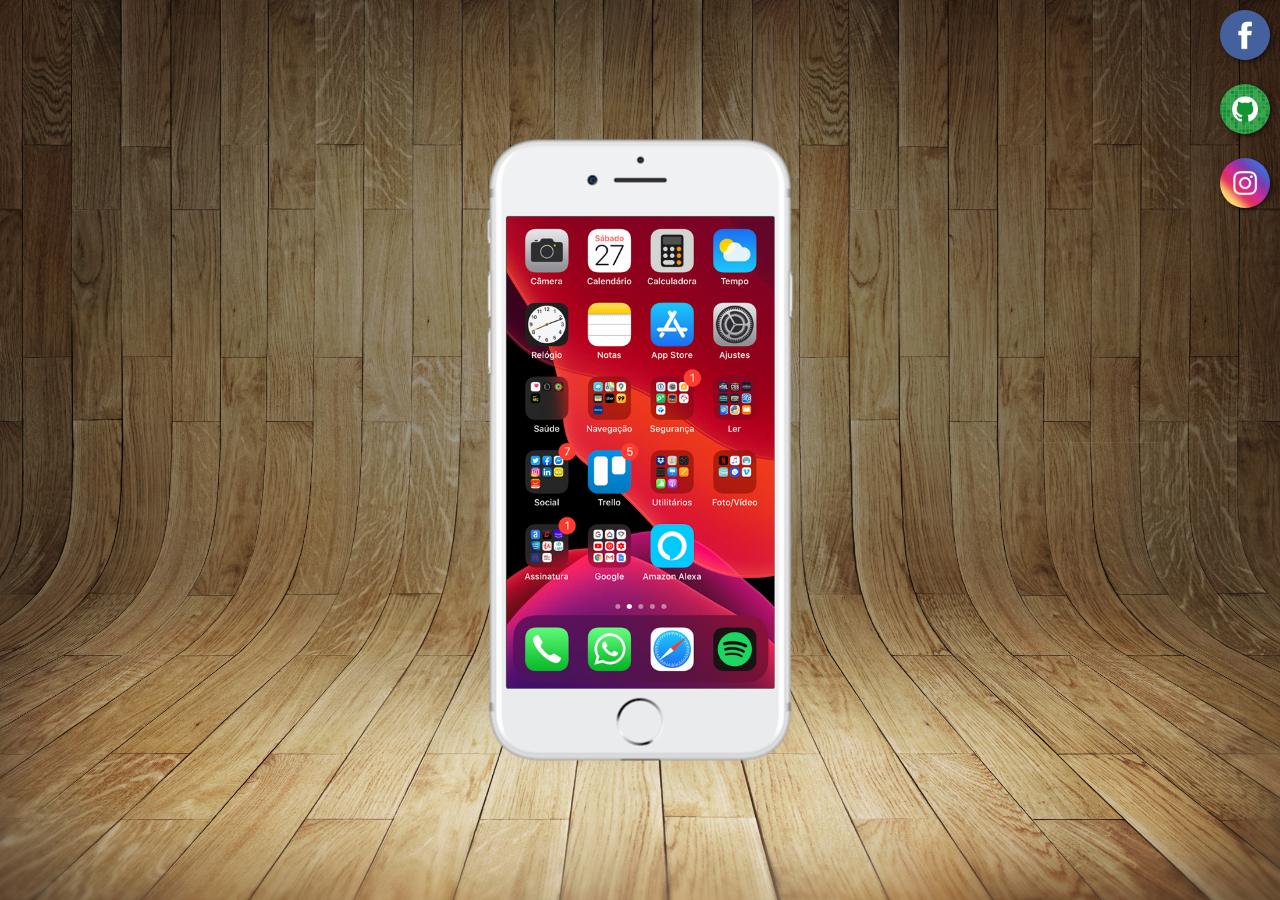
<file: index.html>
<!DOCTYPE html>
<html lang="pt-br">
<head>
    <meta charset="UTF-8">
    <meta name="viewport" content="width=device-width, initial-scale=1.0">
    <link rel="shortcut icon" href="favicon.ico" type="image/x-icon">
    <link rel="stylesheet" href="style/style.css">
    <title>Redes sociais</title>
</head>
<body>

    <main>
        <section  id="telefone">
            <iframe src="home.html" name="tela" id="tela" frameborder="0"> navegador nao compativel com iframe</iframe>

        </section>
        <section id="redes-sociais">
            <a href="facebook.html" target="tela"><img src="imagens/logo-facebook.jpg" alt=""></a><br>

            <a href="" target="name"><img src="imagens/logo-github.jpg" alt=""></a><br>

            <a href="instagram.html" target="tela"><img src="imagens/logo-instagram.jpg" alt=""></a><br>
            
        </section>
    </main>
    
</body>
</html>
</file>
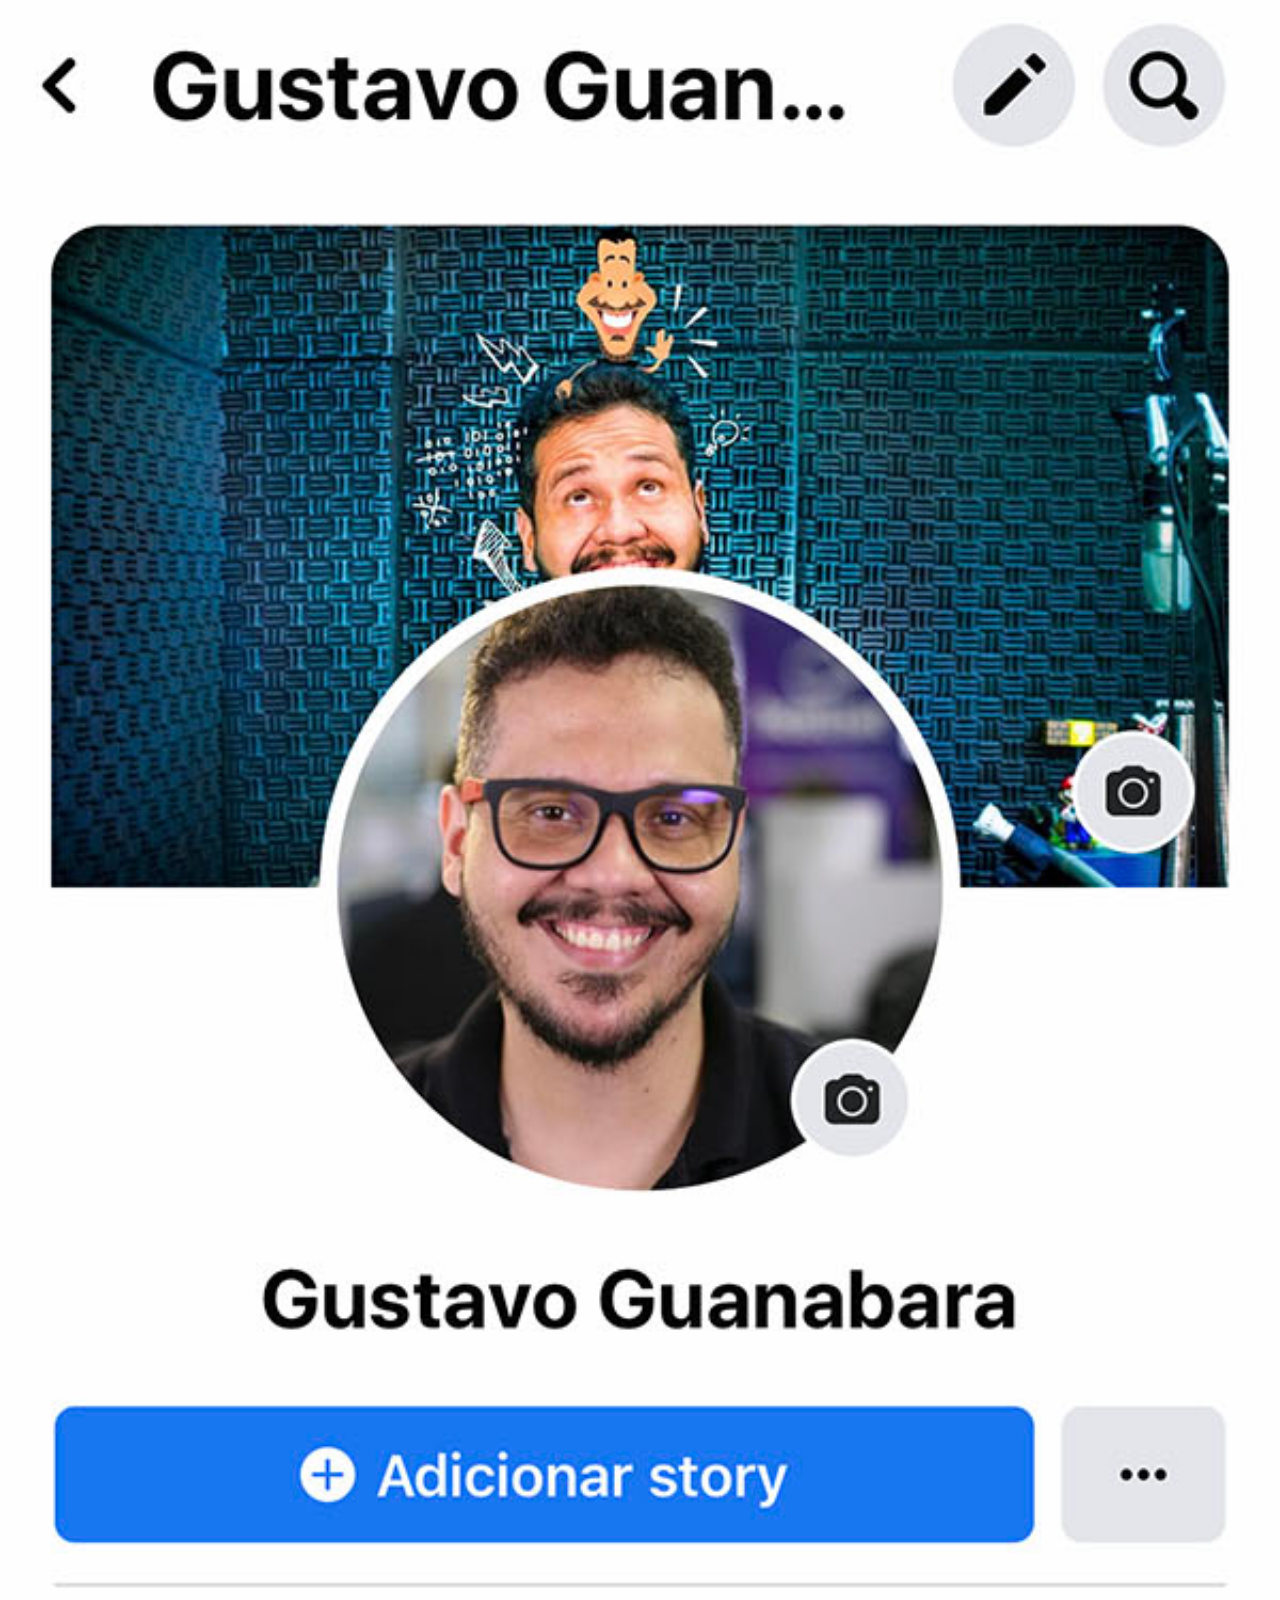
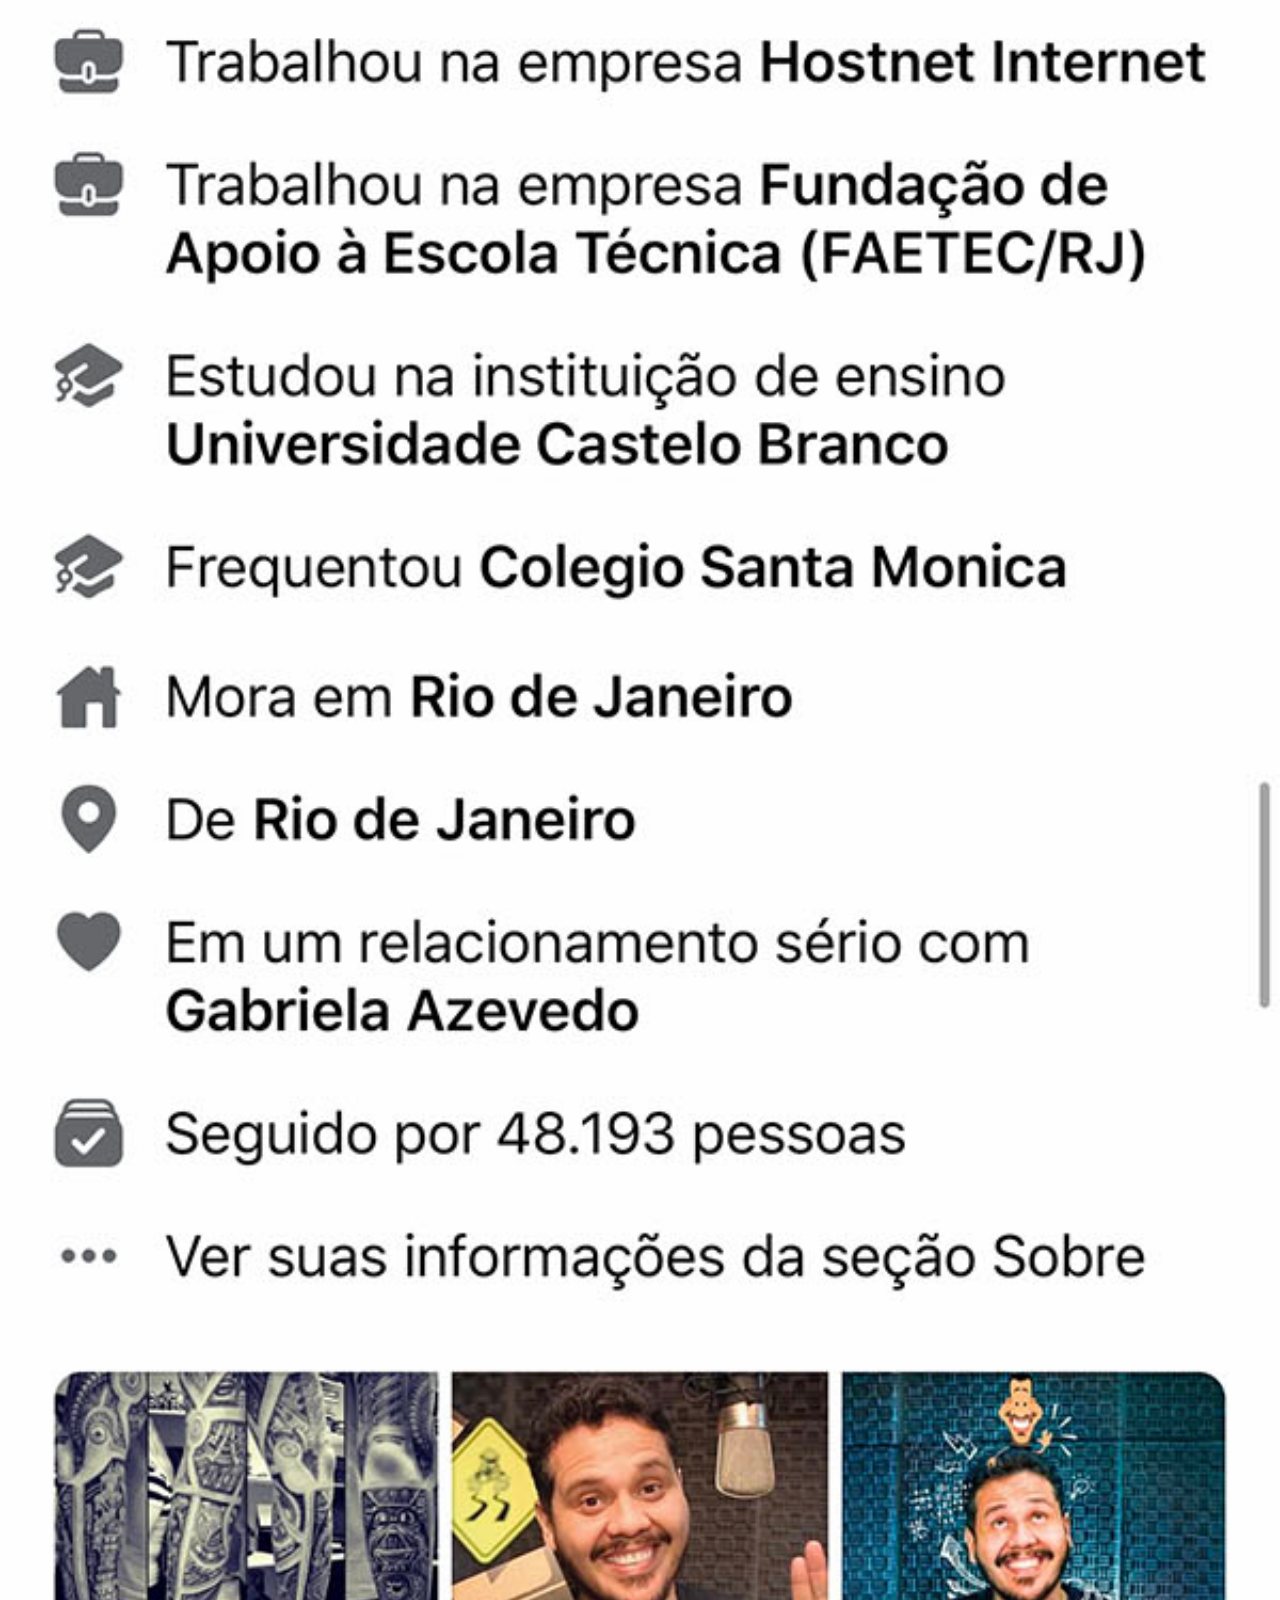
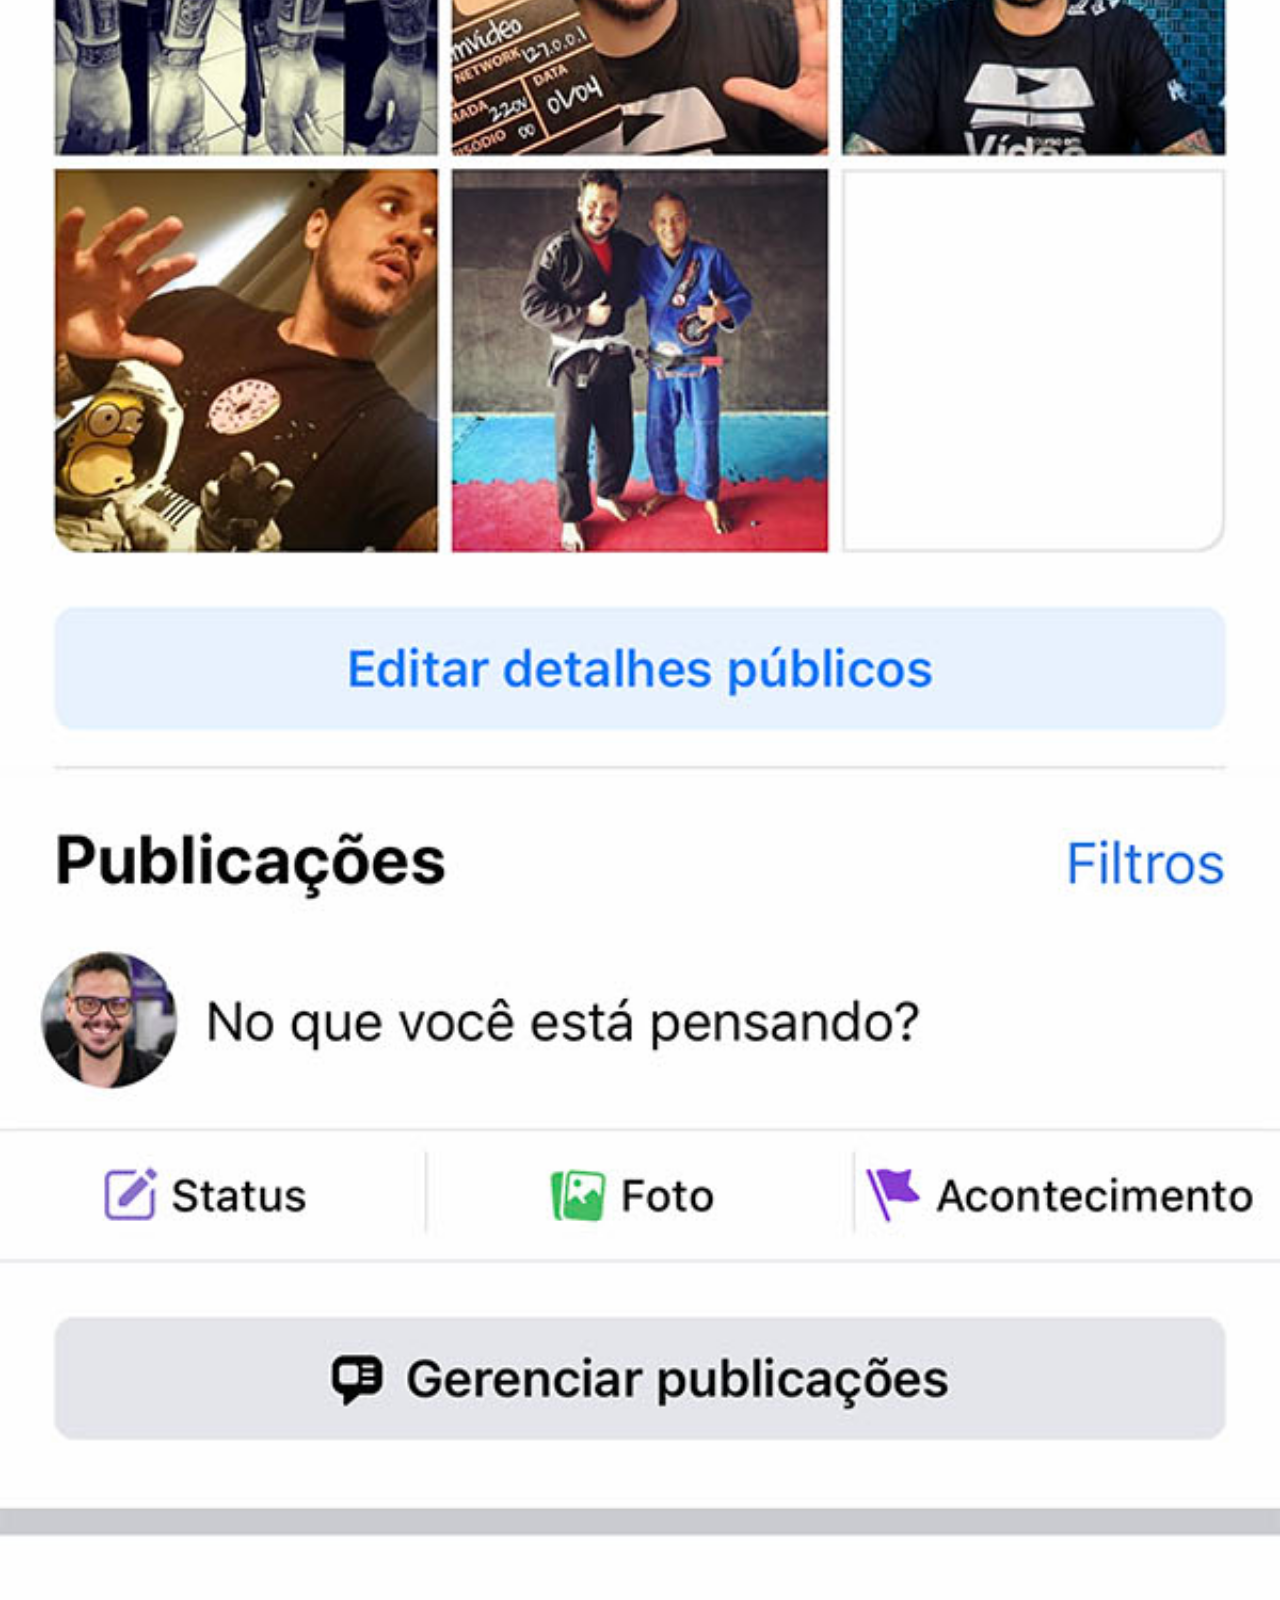
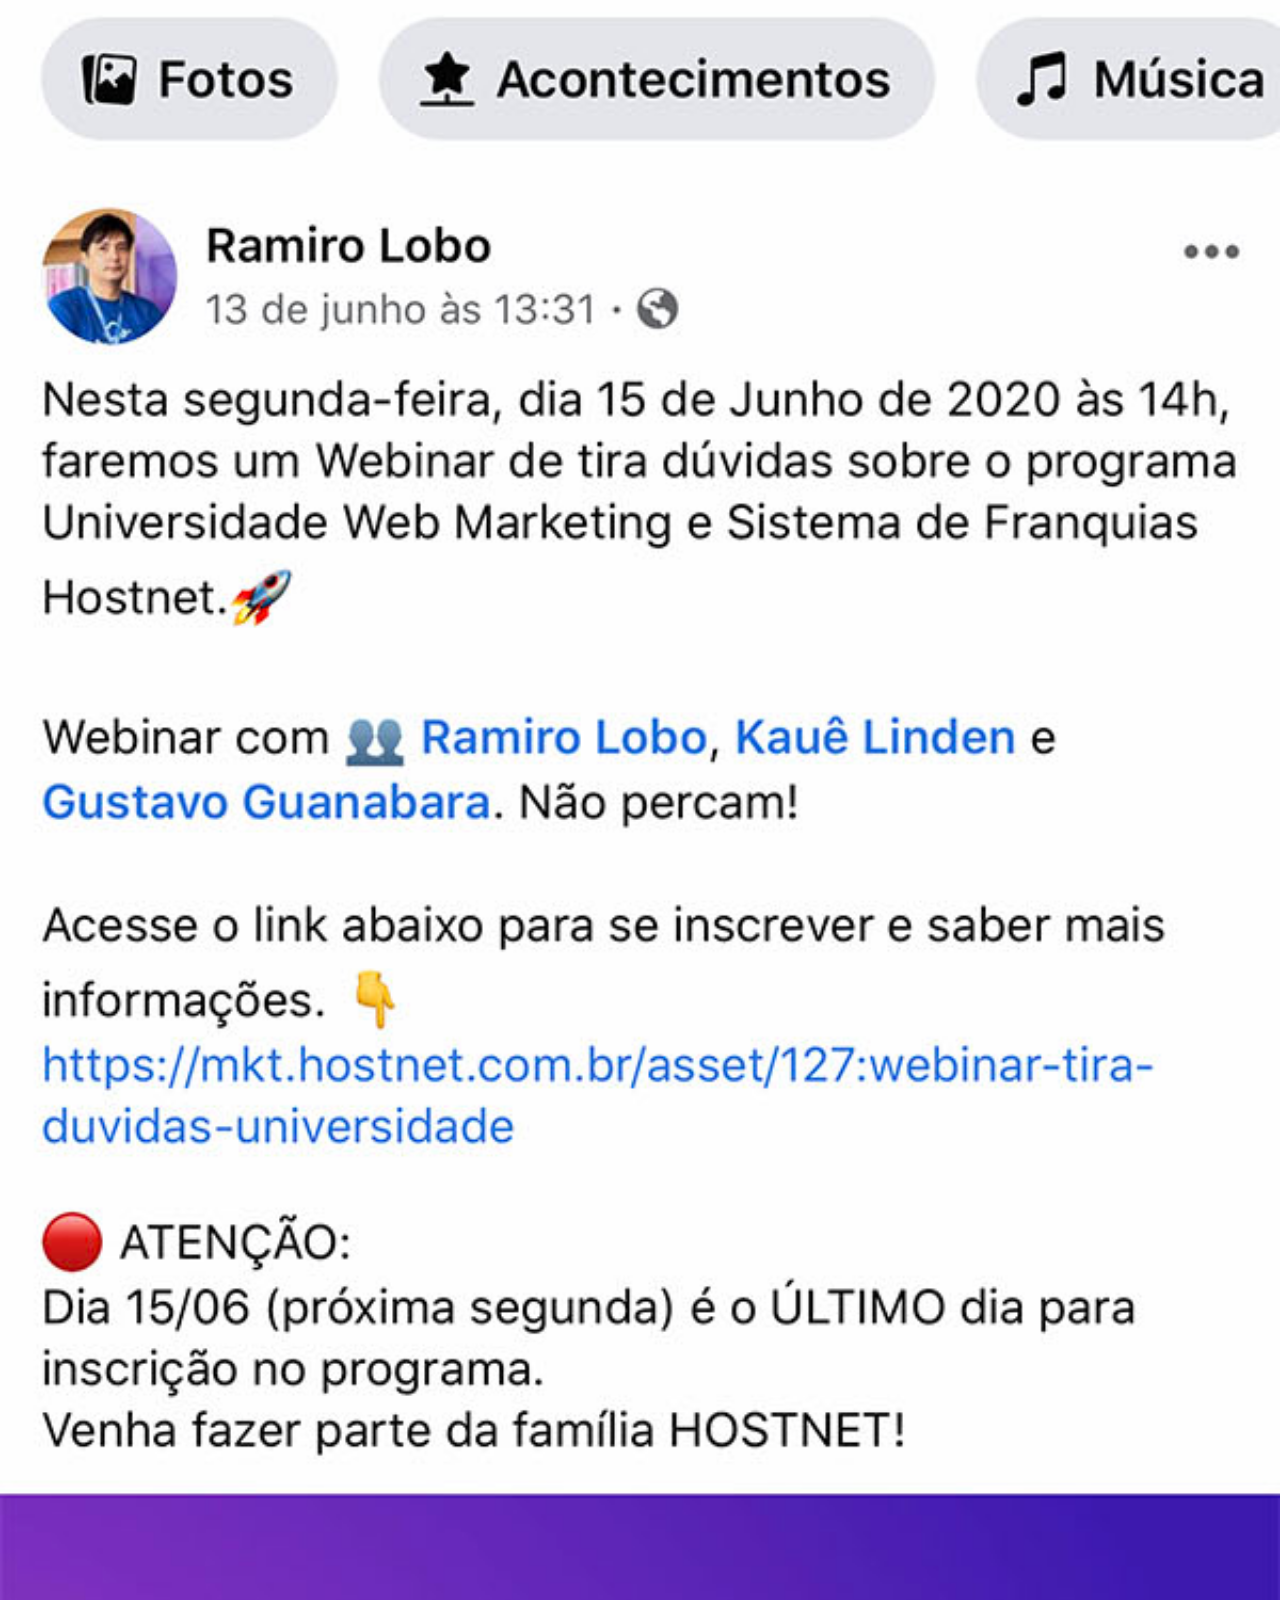
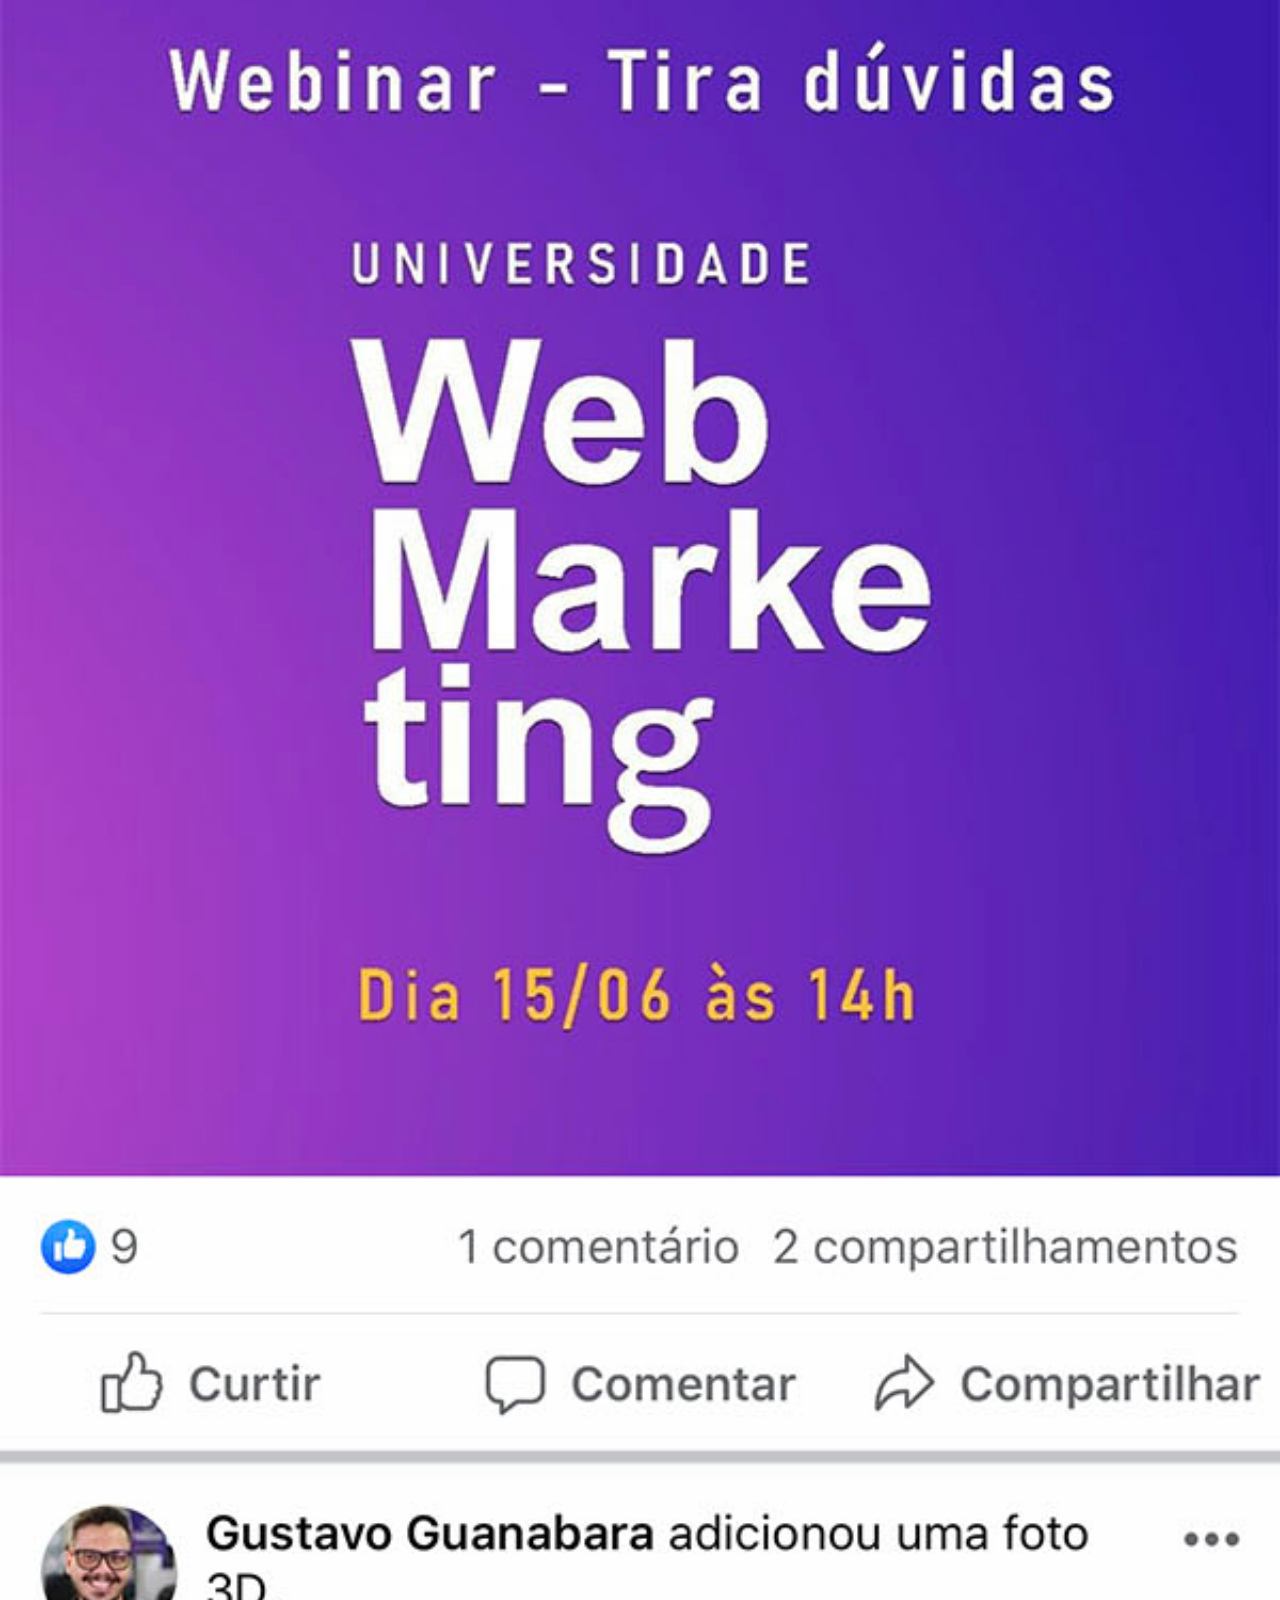
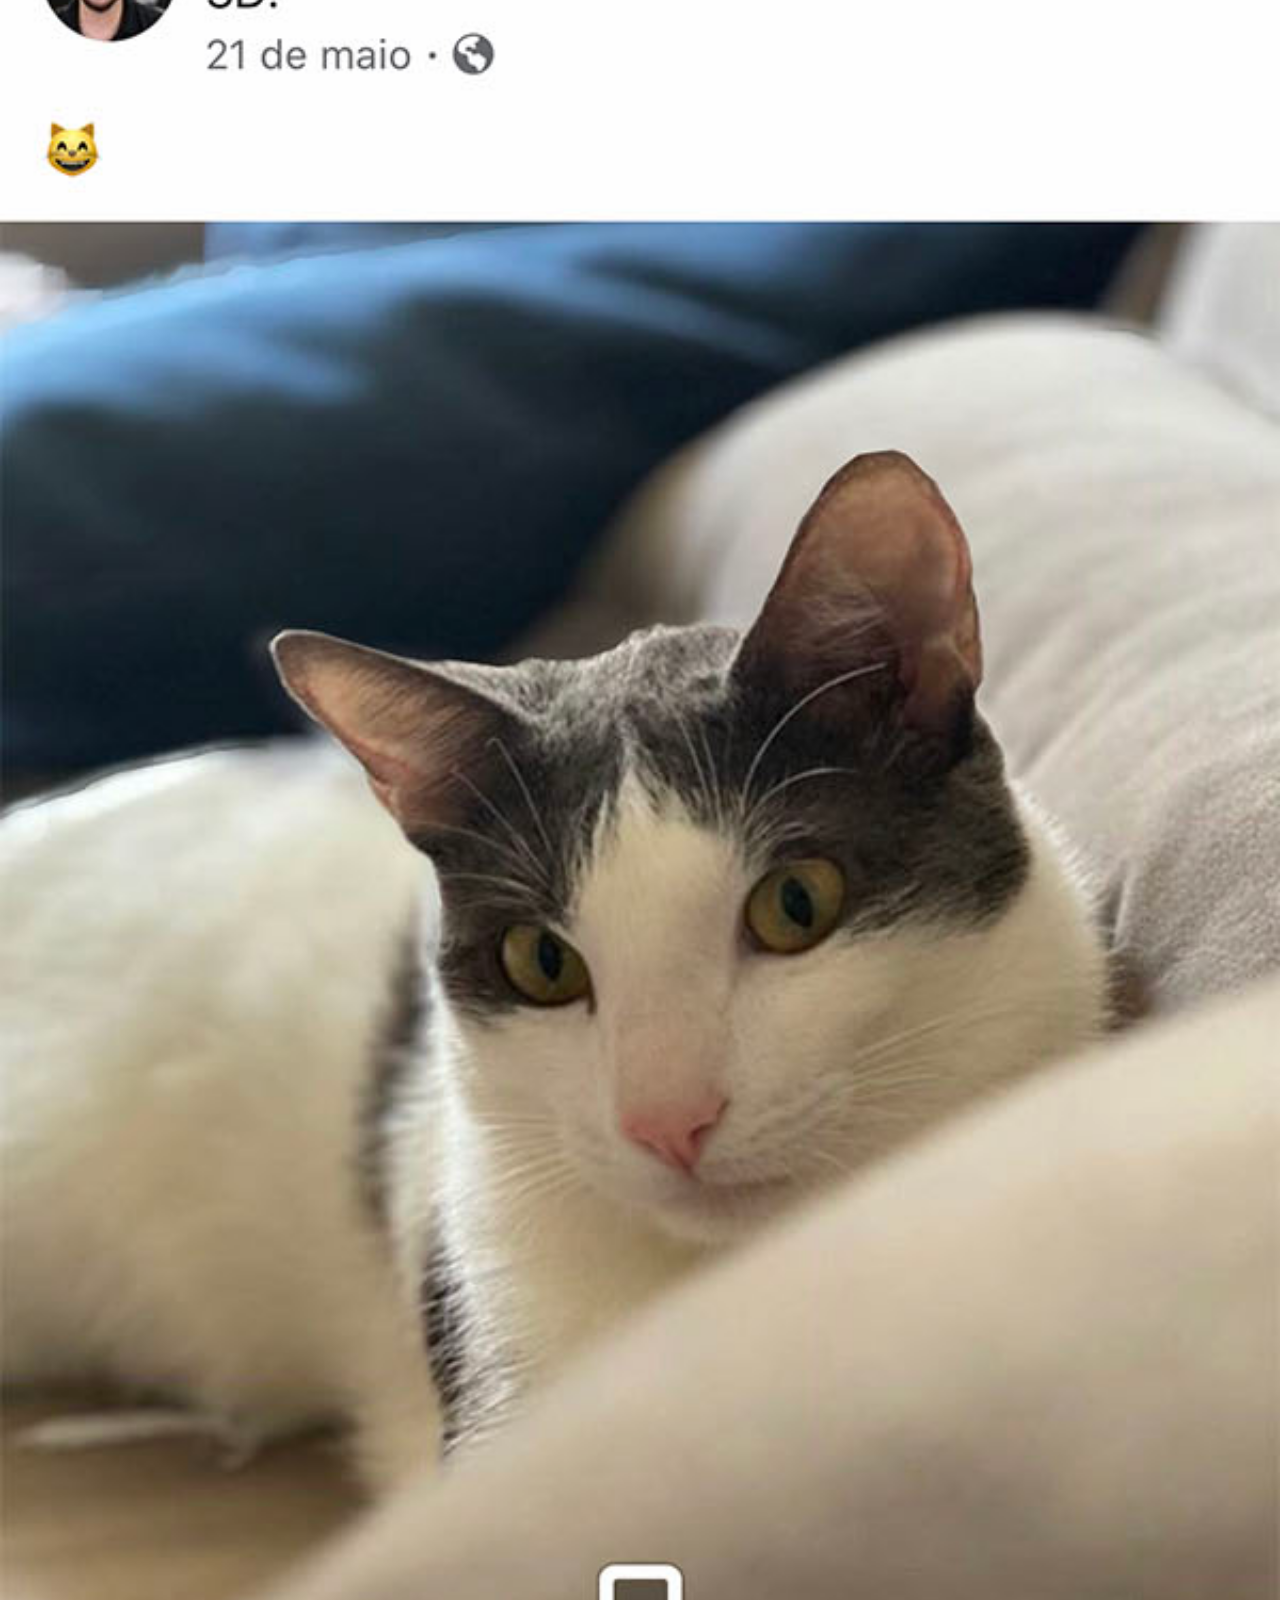
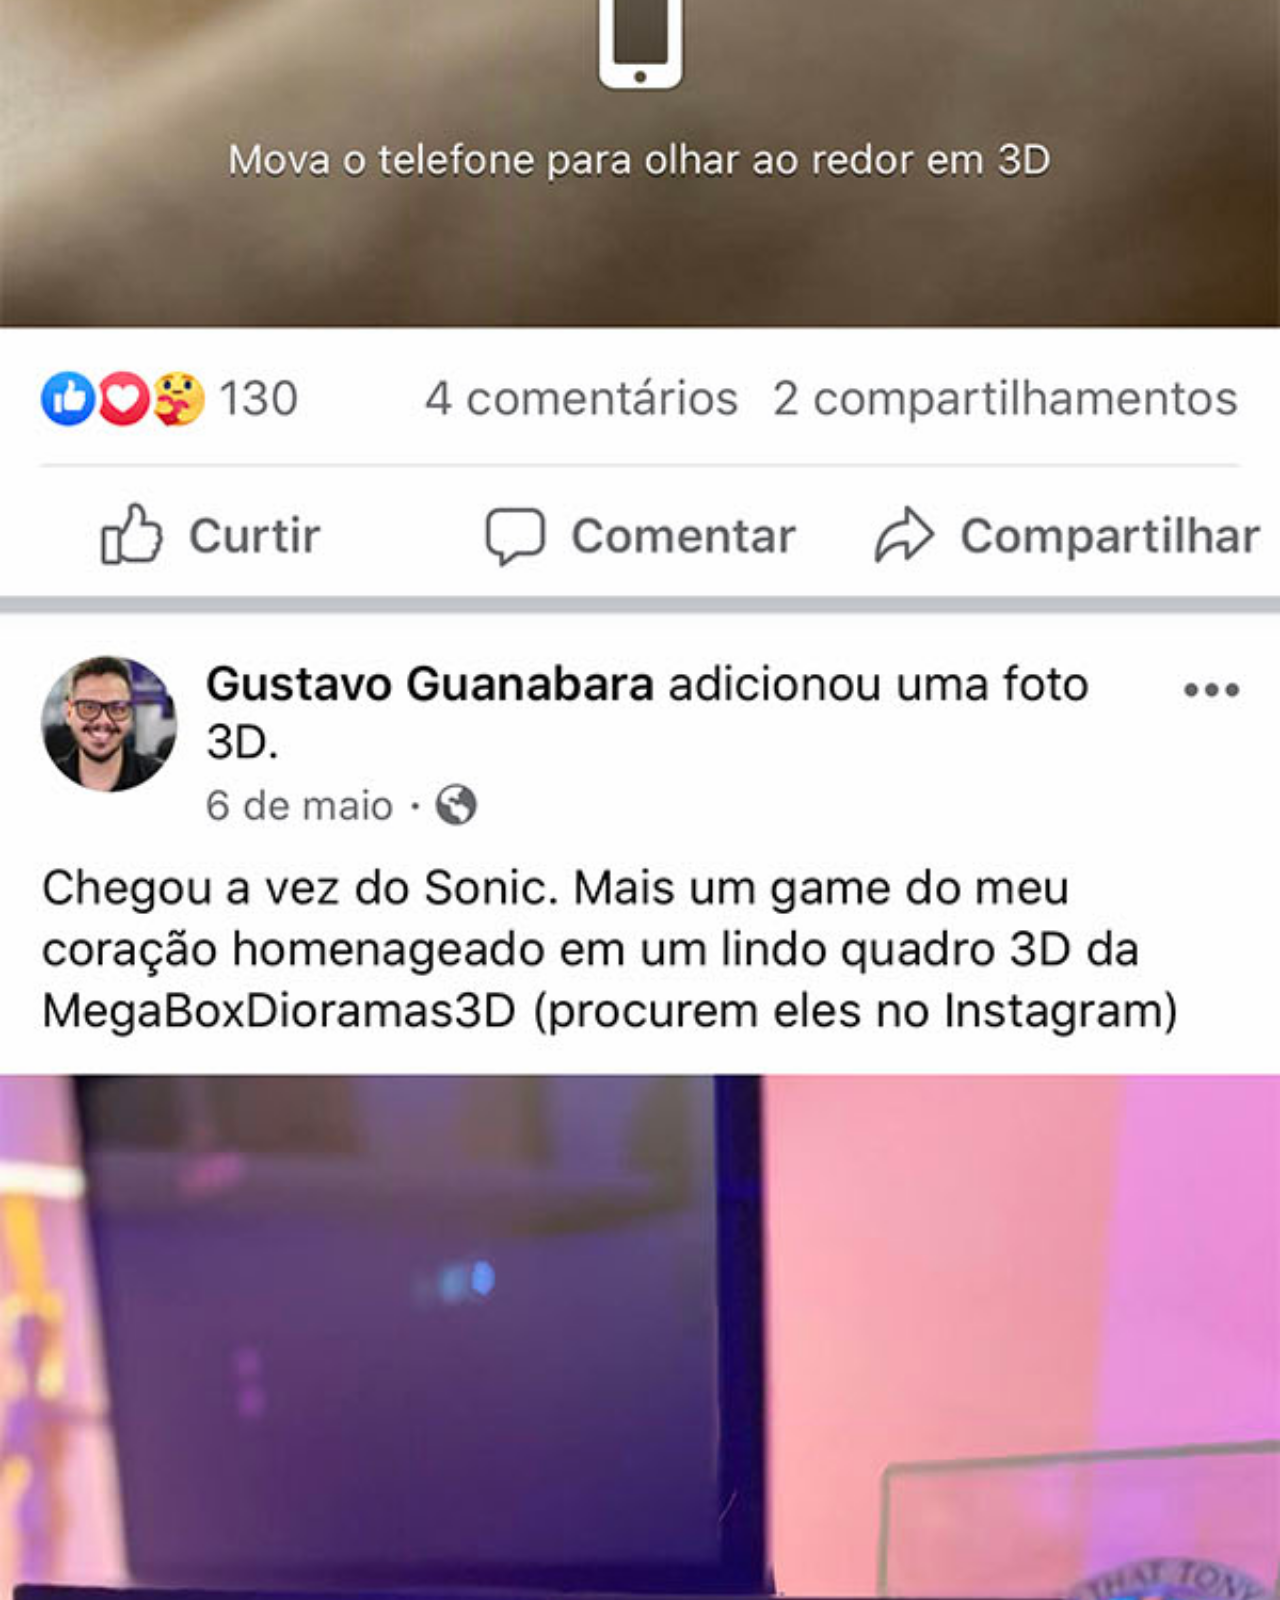
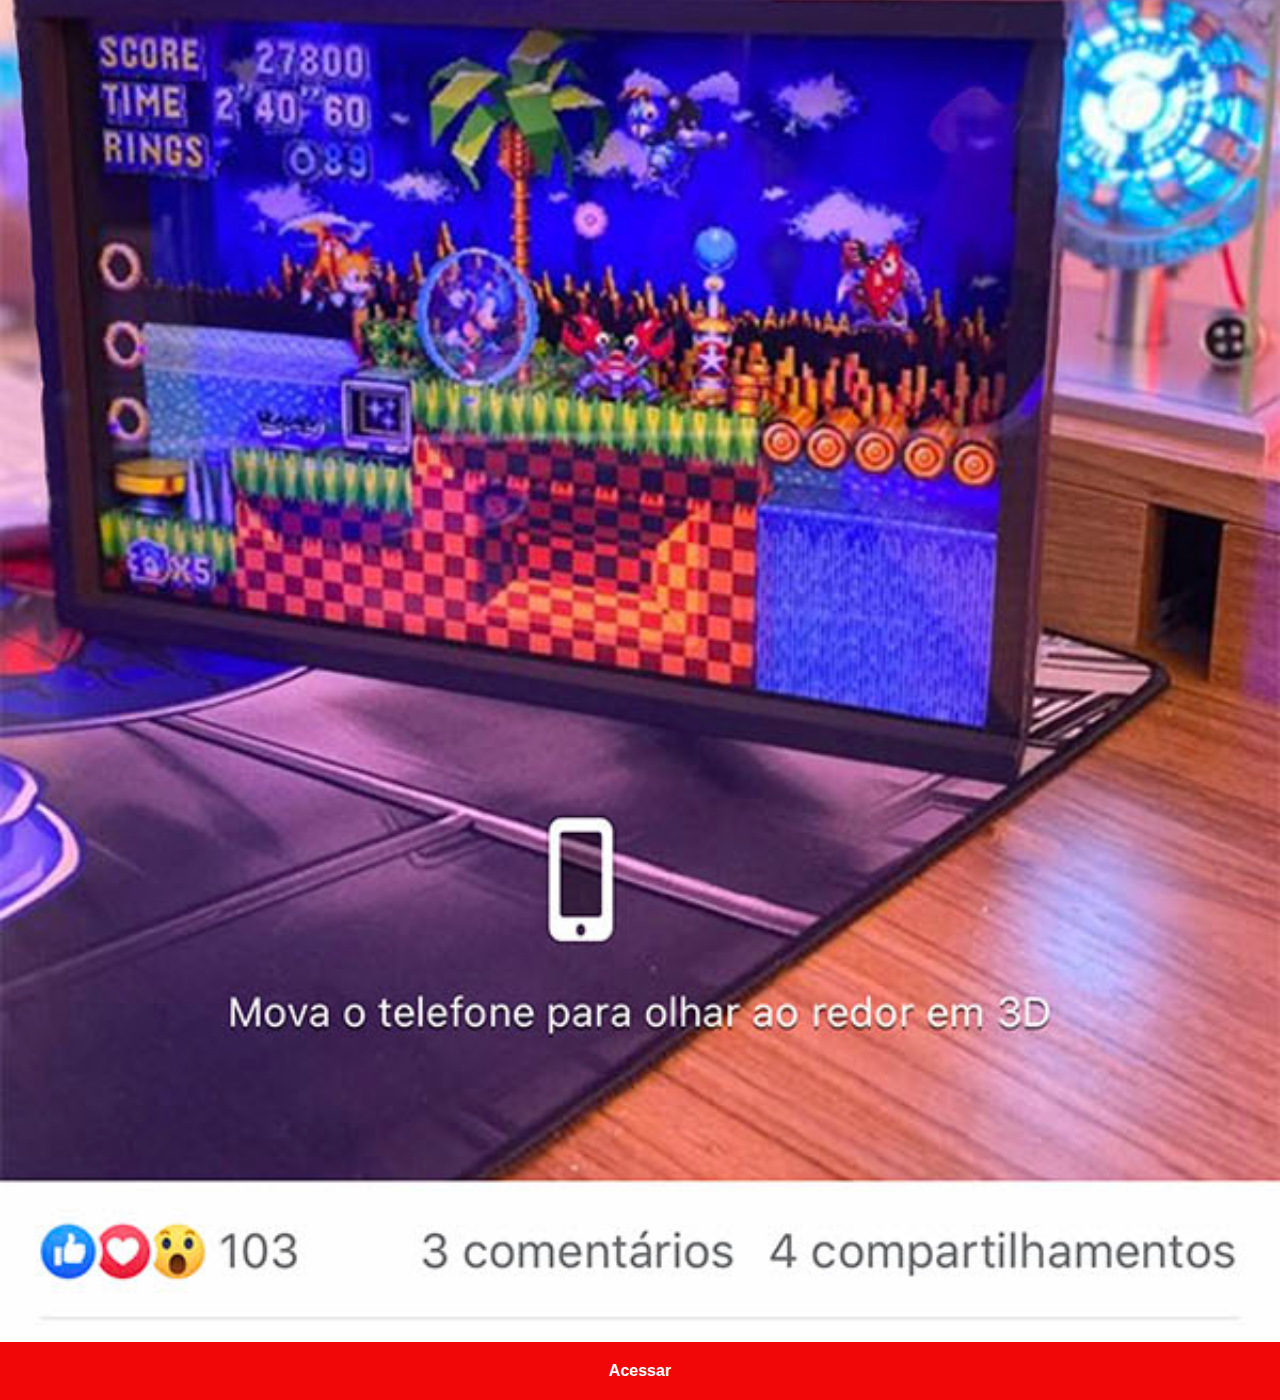
<file: facebook.html>
<!DOCTYPE html>
<html lang="en">
<head>
    <meta charset="UTF-8">
    <meta name="viewport" content="width=device-width, initial-scale=1.0">
    <title>facebook</title>
    <style>
        *{
            margin: 0px;
            padding: 0px;
            font-family: Arial, Helvetica, sans-serif;
        }
        ::-webkit-scrollbar{
            width: 0px;
            height: 0px;

        }
        img{
            width: 100vw;

        }
        a{
            display: block;
            background-color: rgb(241, 7, 7);
            color: white;
            padding: 20px;
            text-align: center;
            font-weight: bolder;
            text-decoration: none;
            margin: 0%;
        }

        
    </style>
</head>
<body>
    <img src="imagens/tela-facebook.jpg" alt="">
    <a href="https://www.facebook.com/profile.php?id=100041943613940" target="_blank">Acessar</a>
    
</body>
</html>
</file>
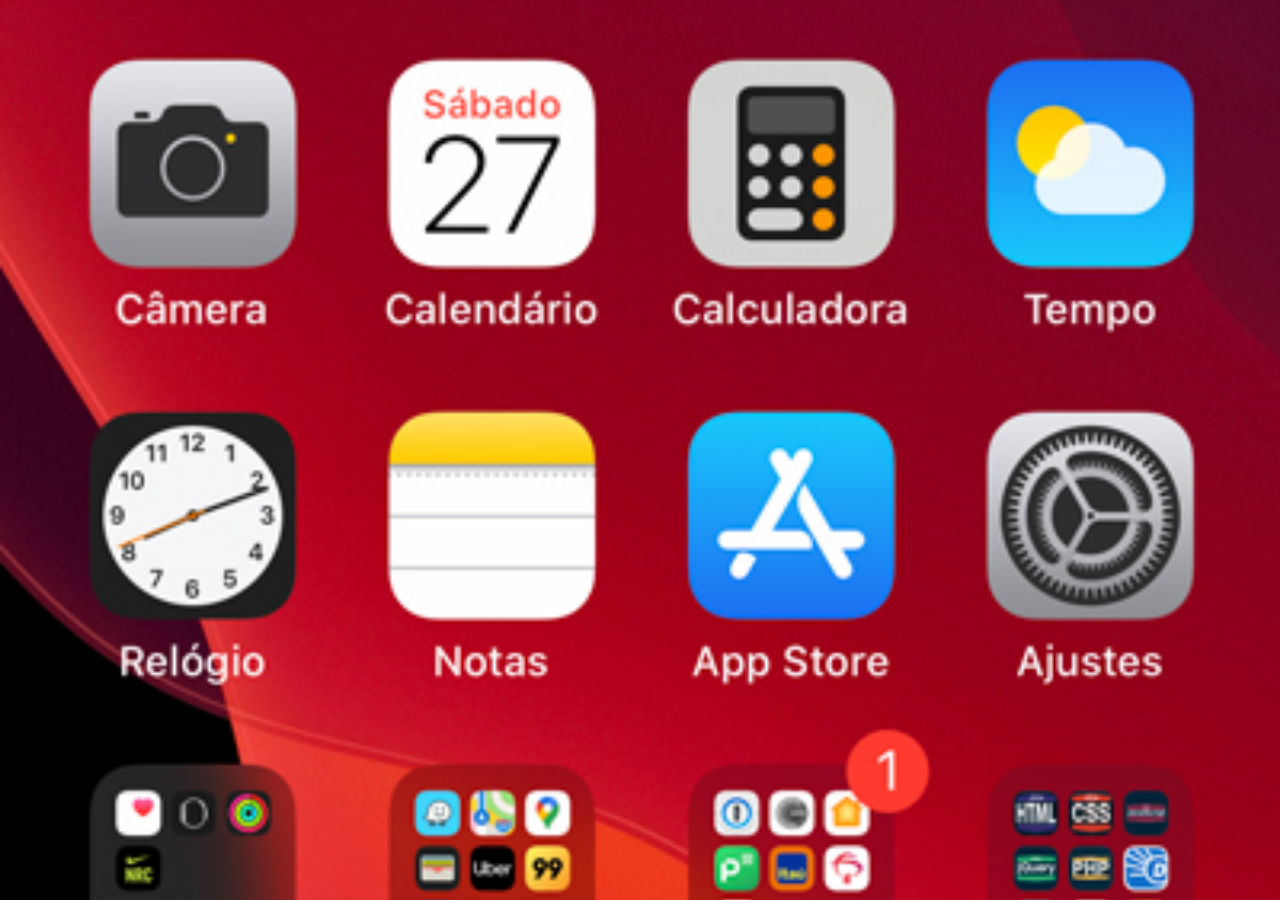
<file: home.html>
<!DOCTYPE html>
<html lang="pt-br">
<head>
    <meta charset="UTF-8">
    <meta name="viewport" content="width=device-width, initial-scale=1.0">
    <title>home</title>

    
</head>

<style>
    * {
        margin: 0px;
        padding: 0px;
    }
    body {
        width: 100vw;
        height: 100vh;
        background: black url('imagens/tela-home.jpg') no-repeat top center;
        background-size:cover ;
       
       
    }
</style>
<body>
   
</body>
</html>
</file>
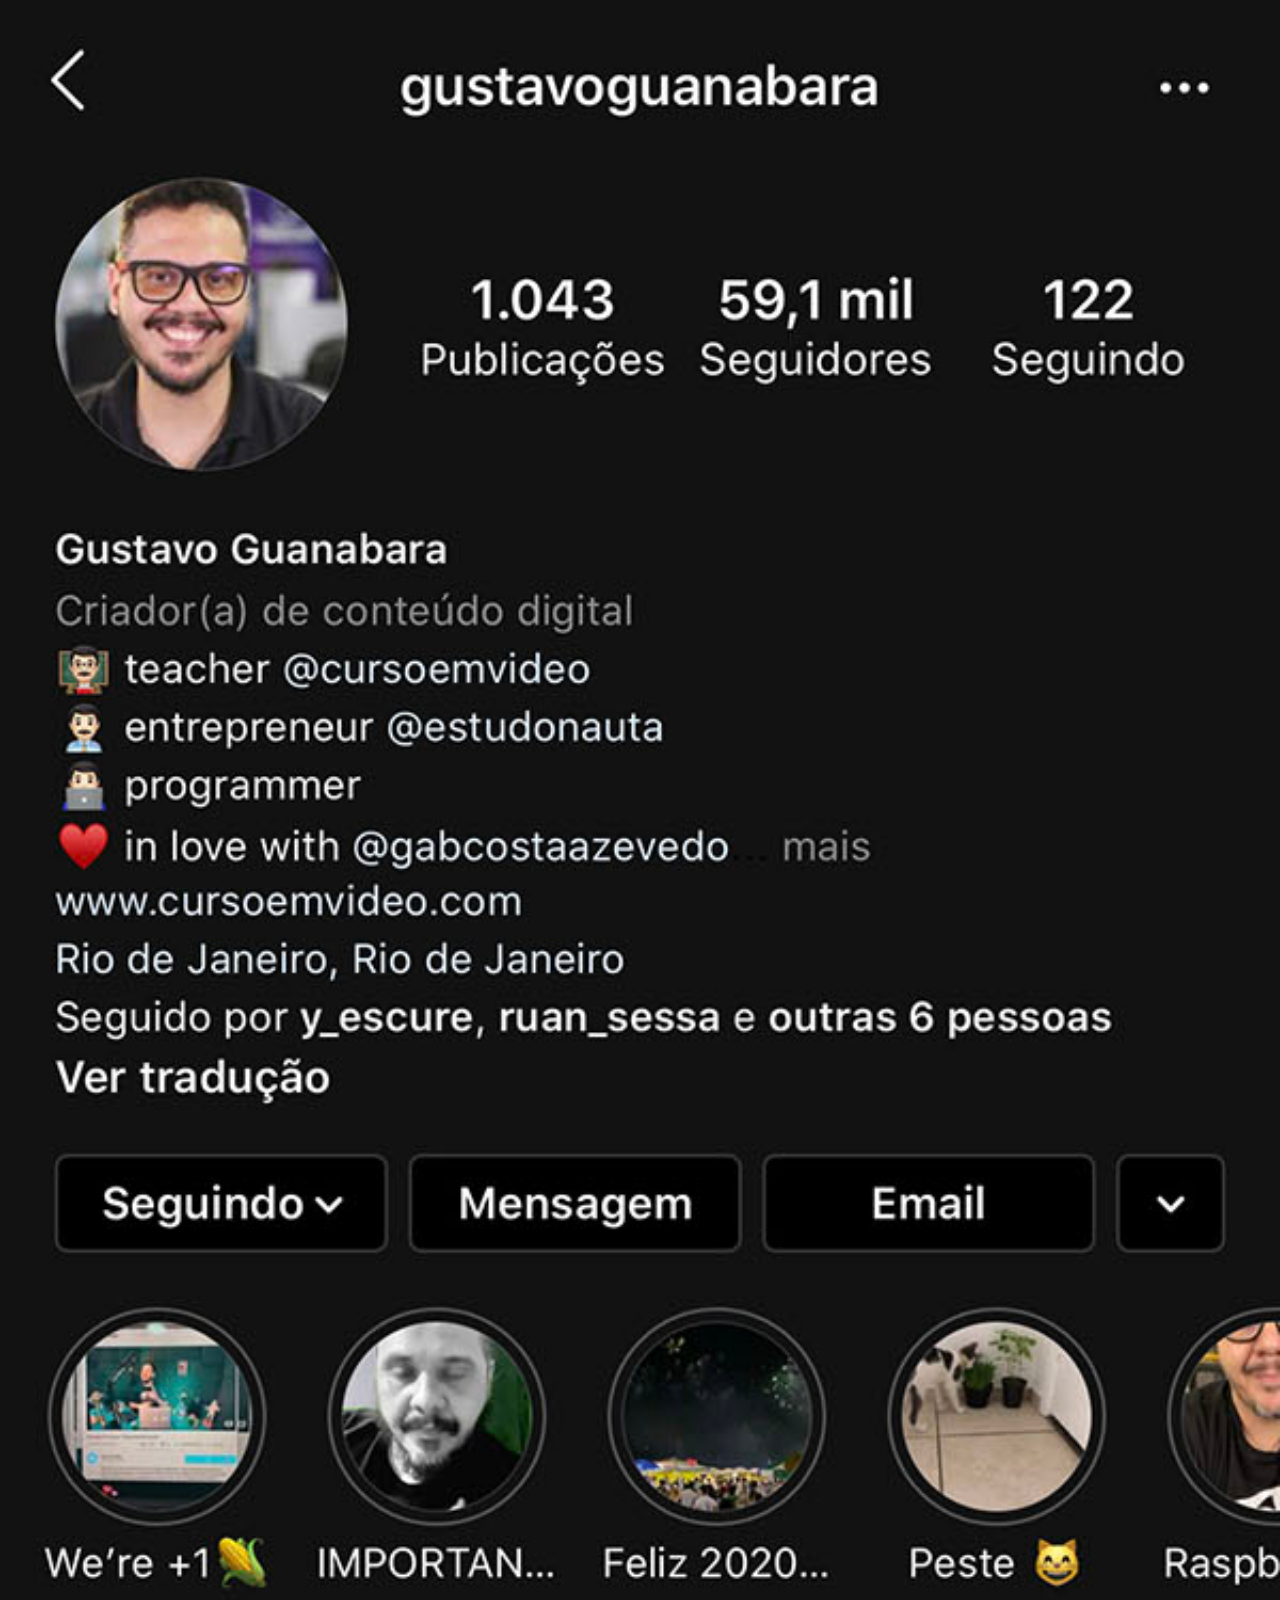
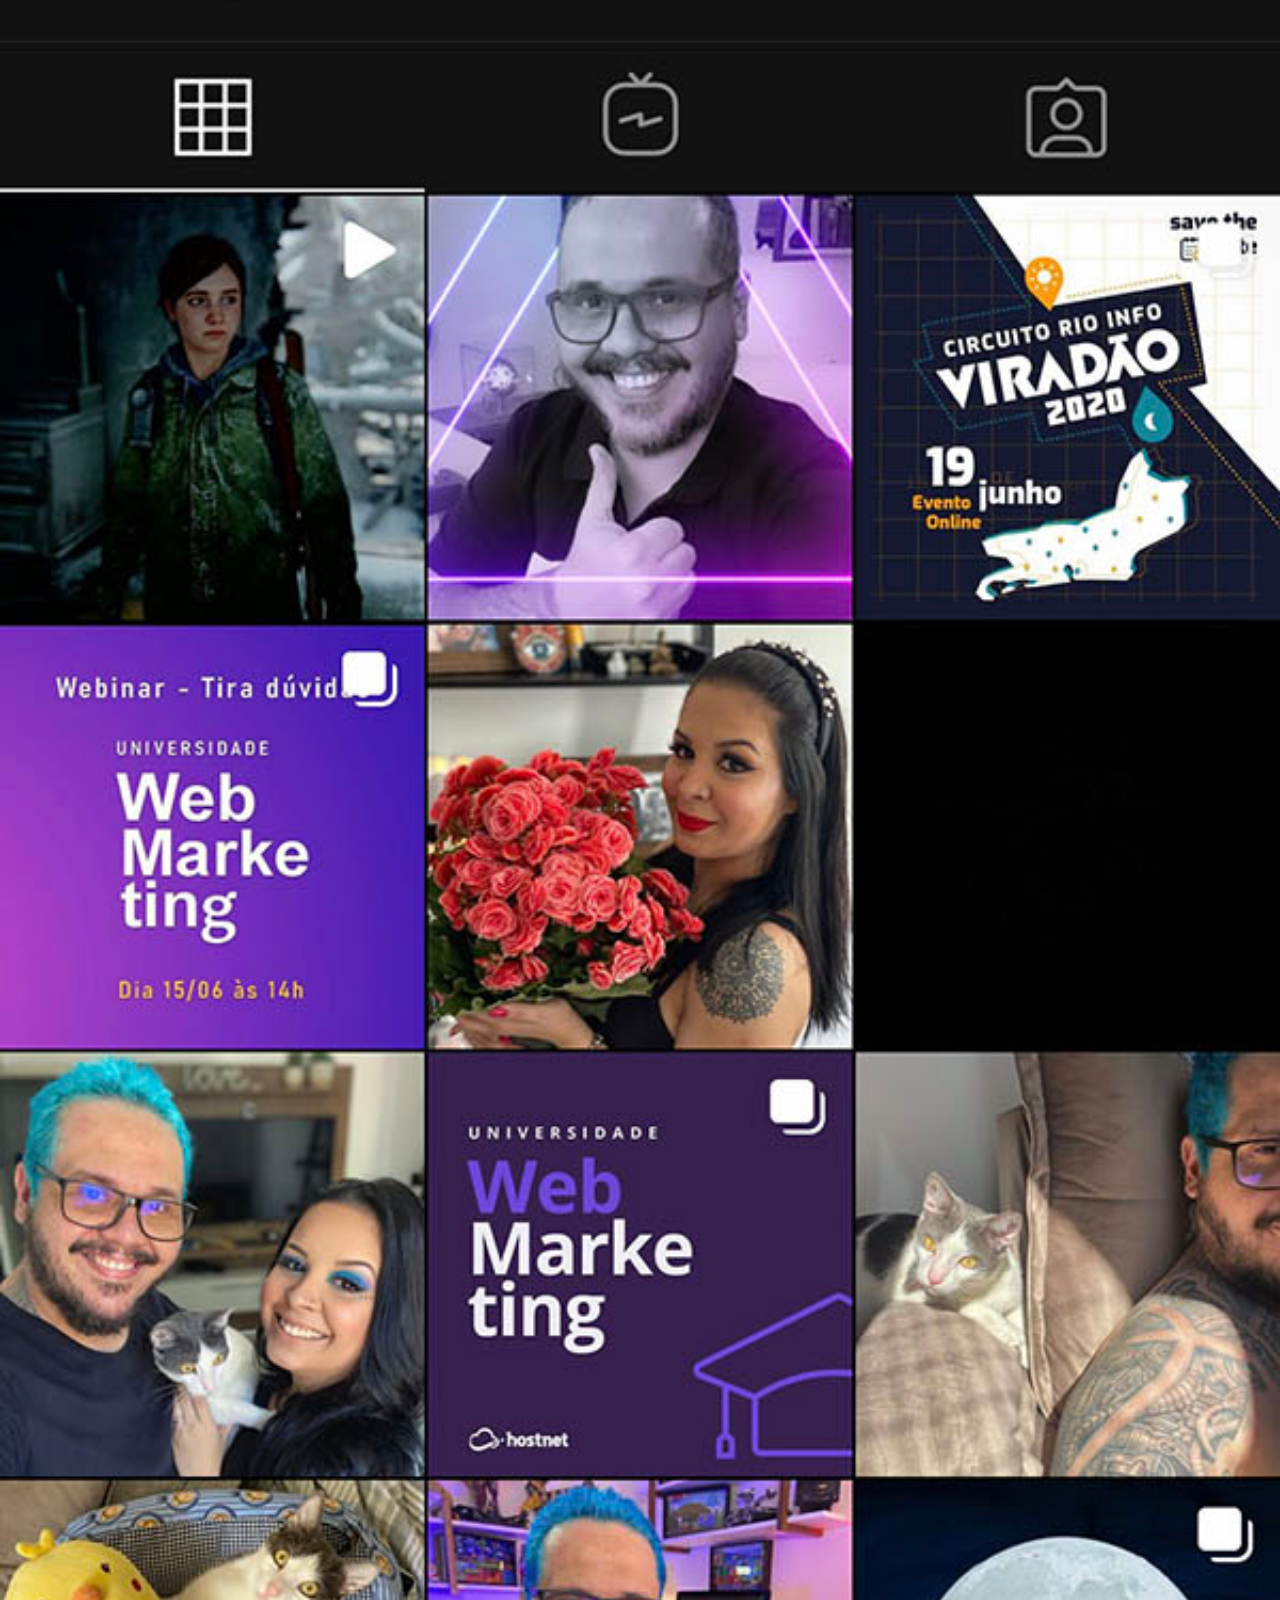
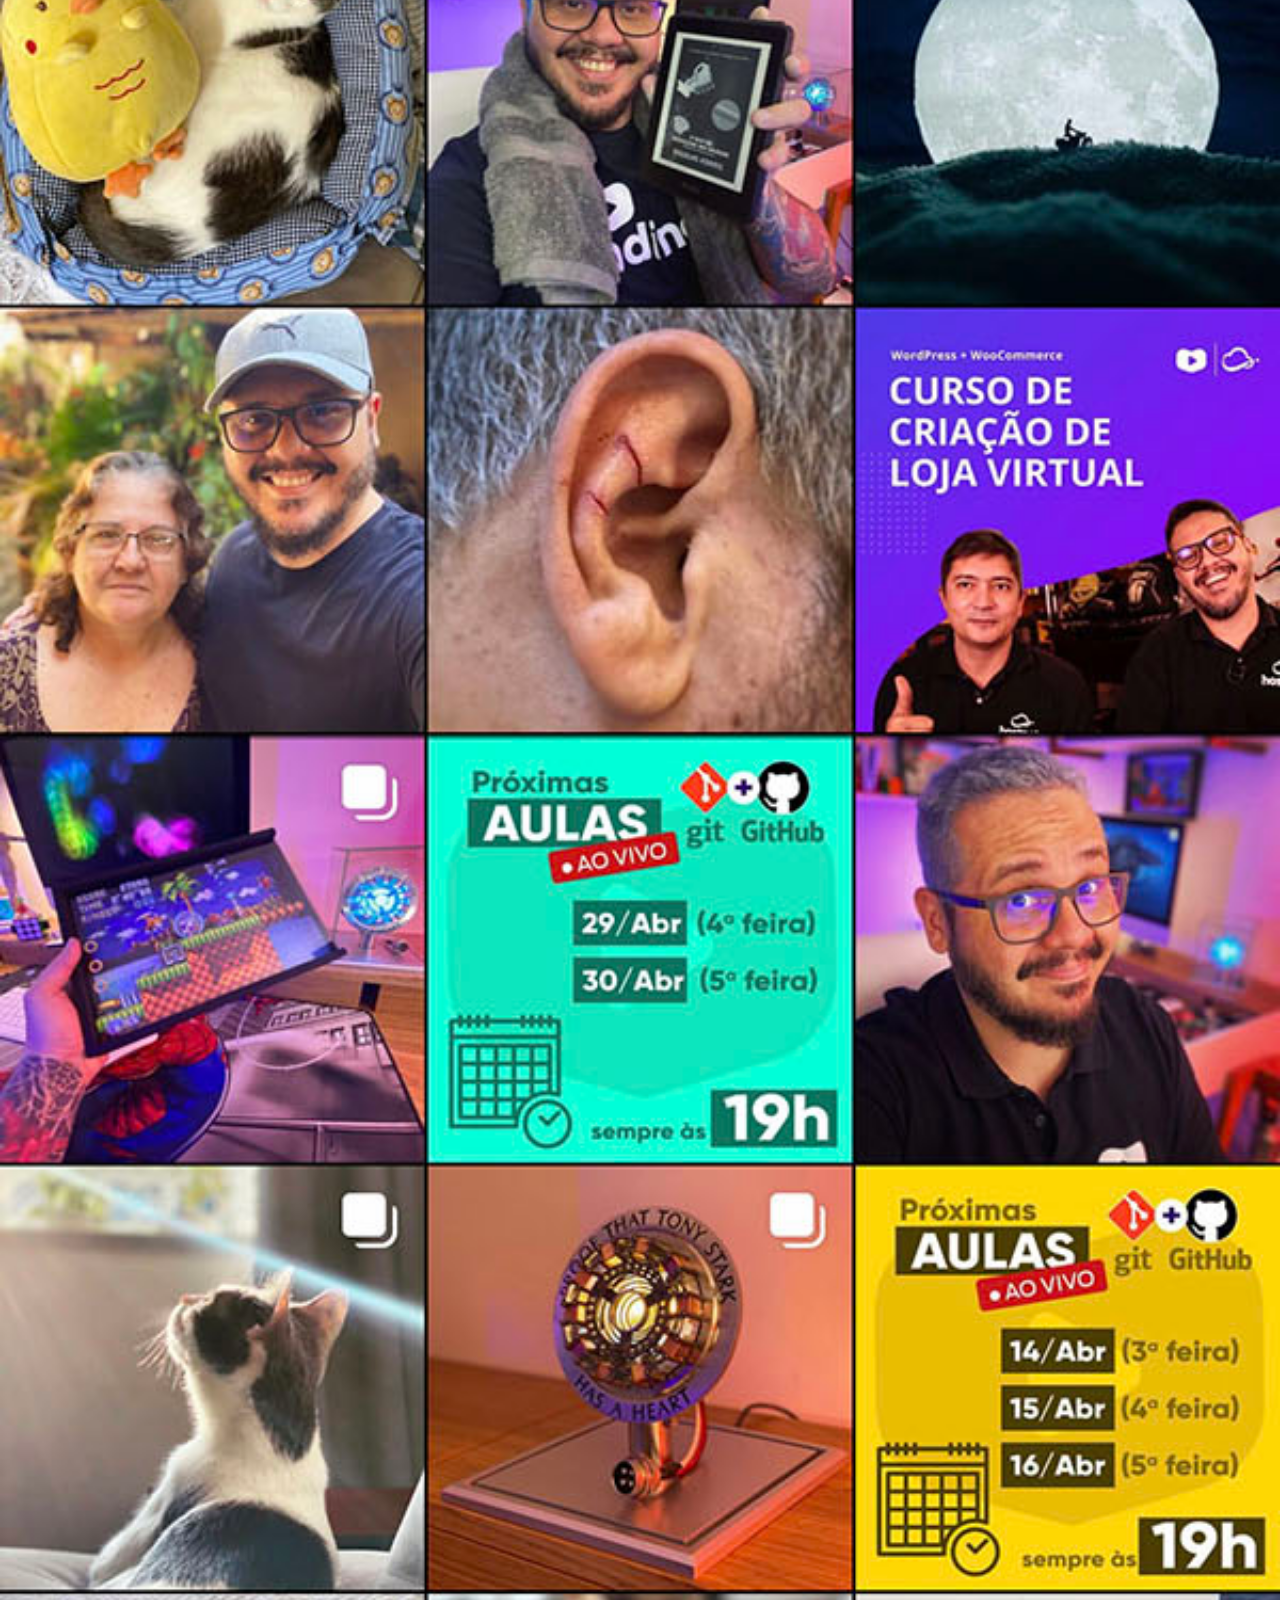
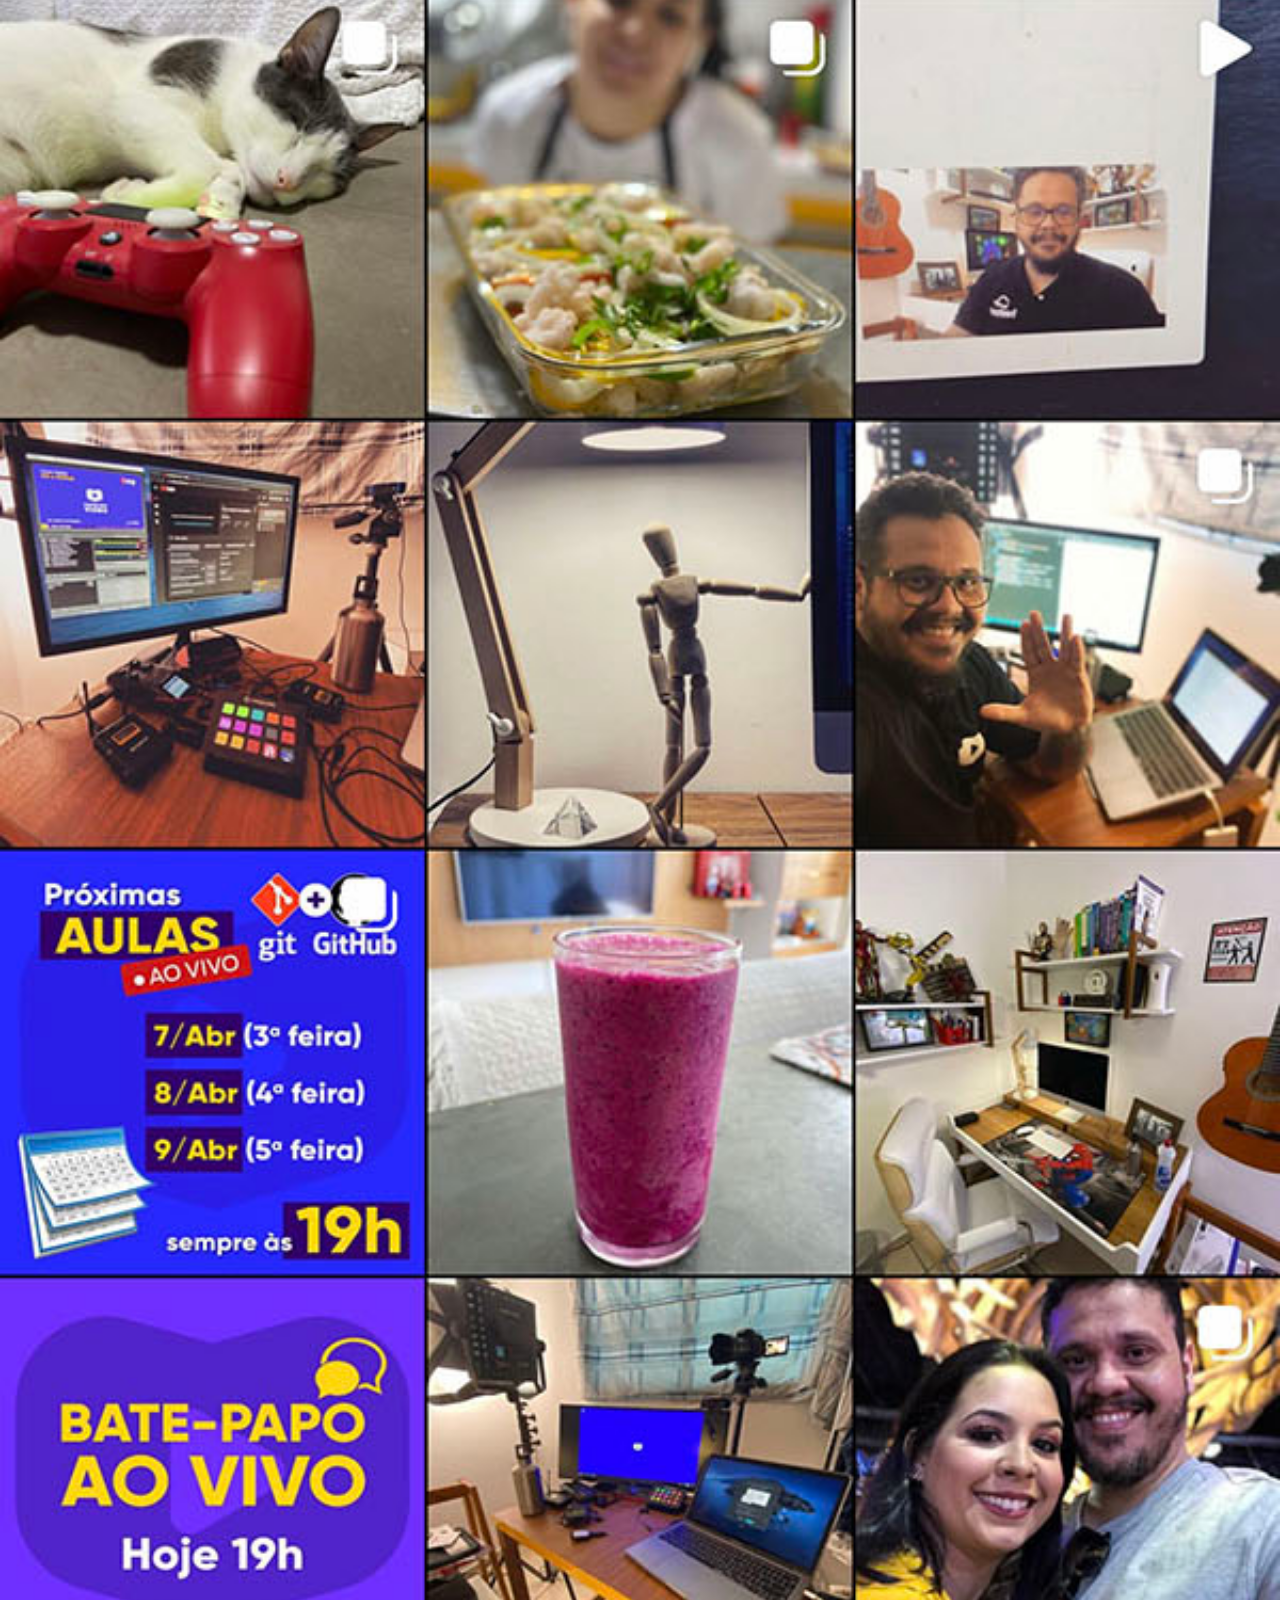
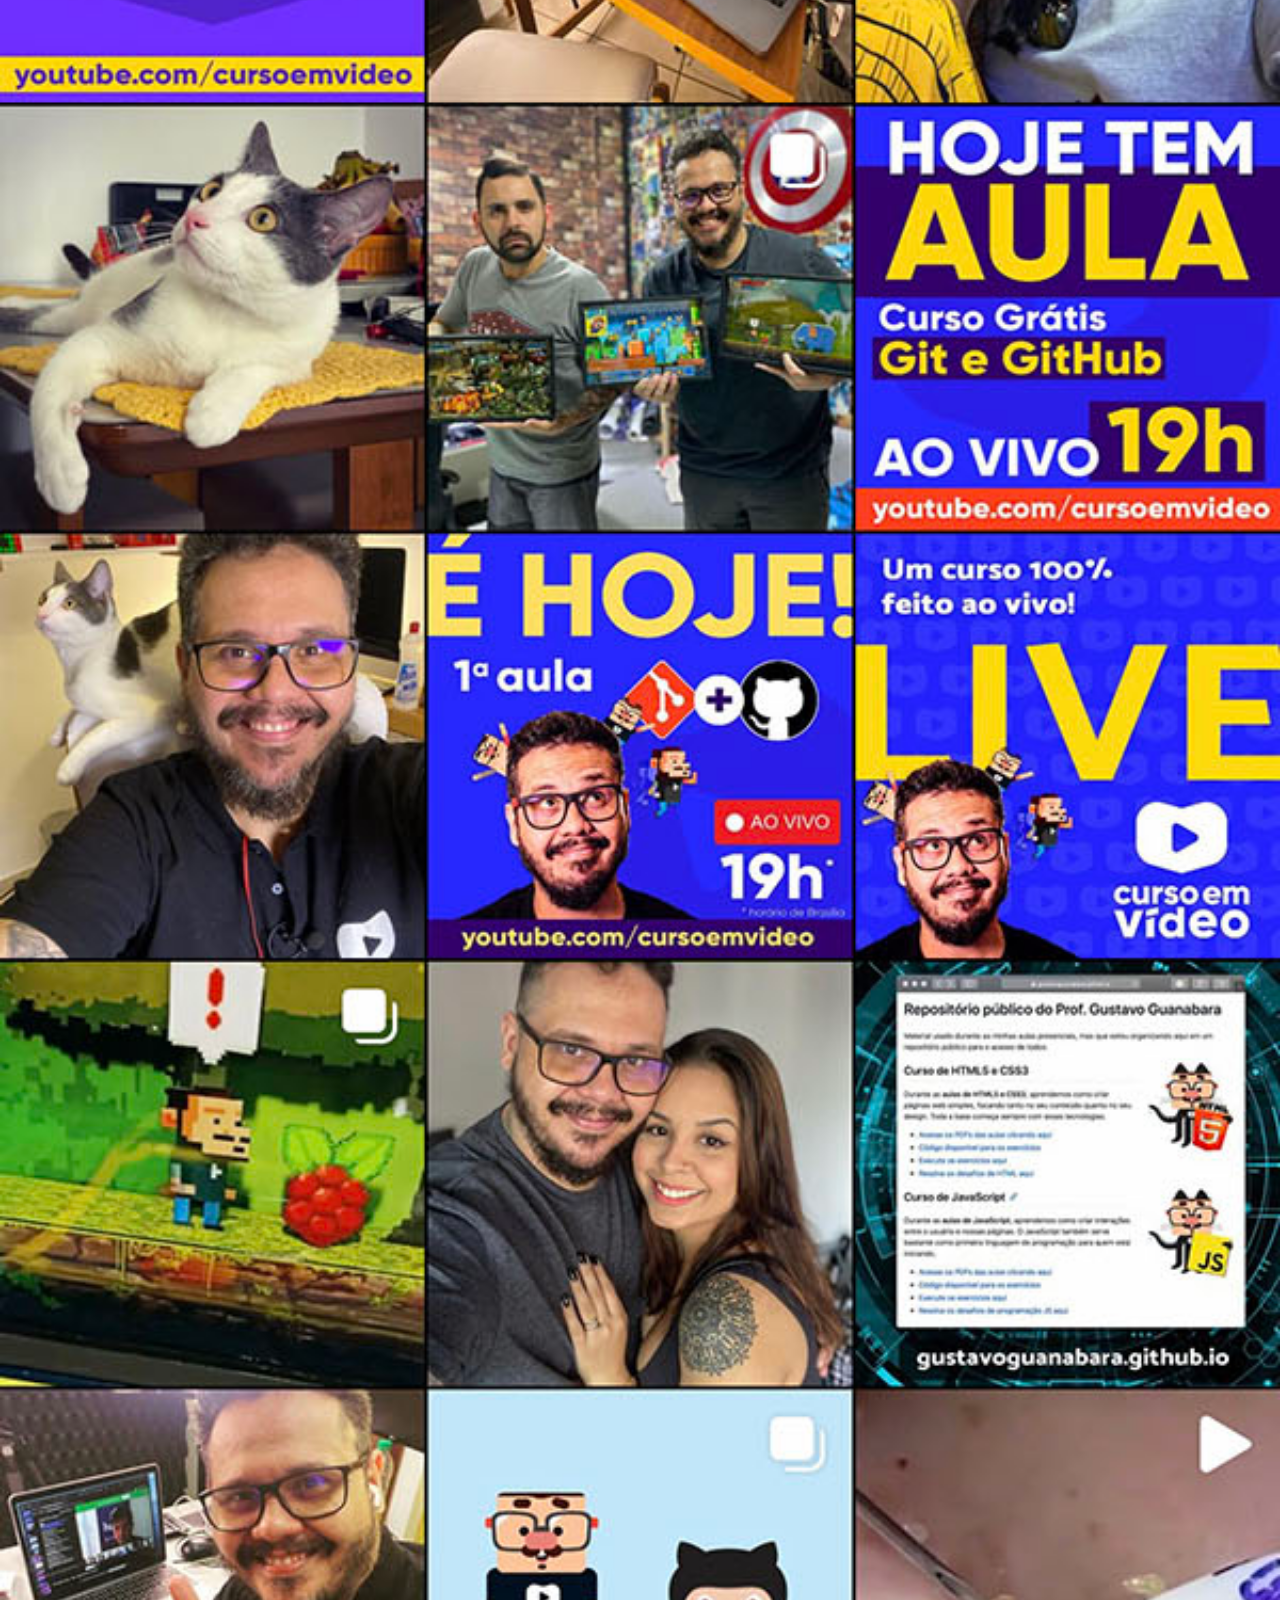
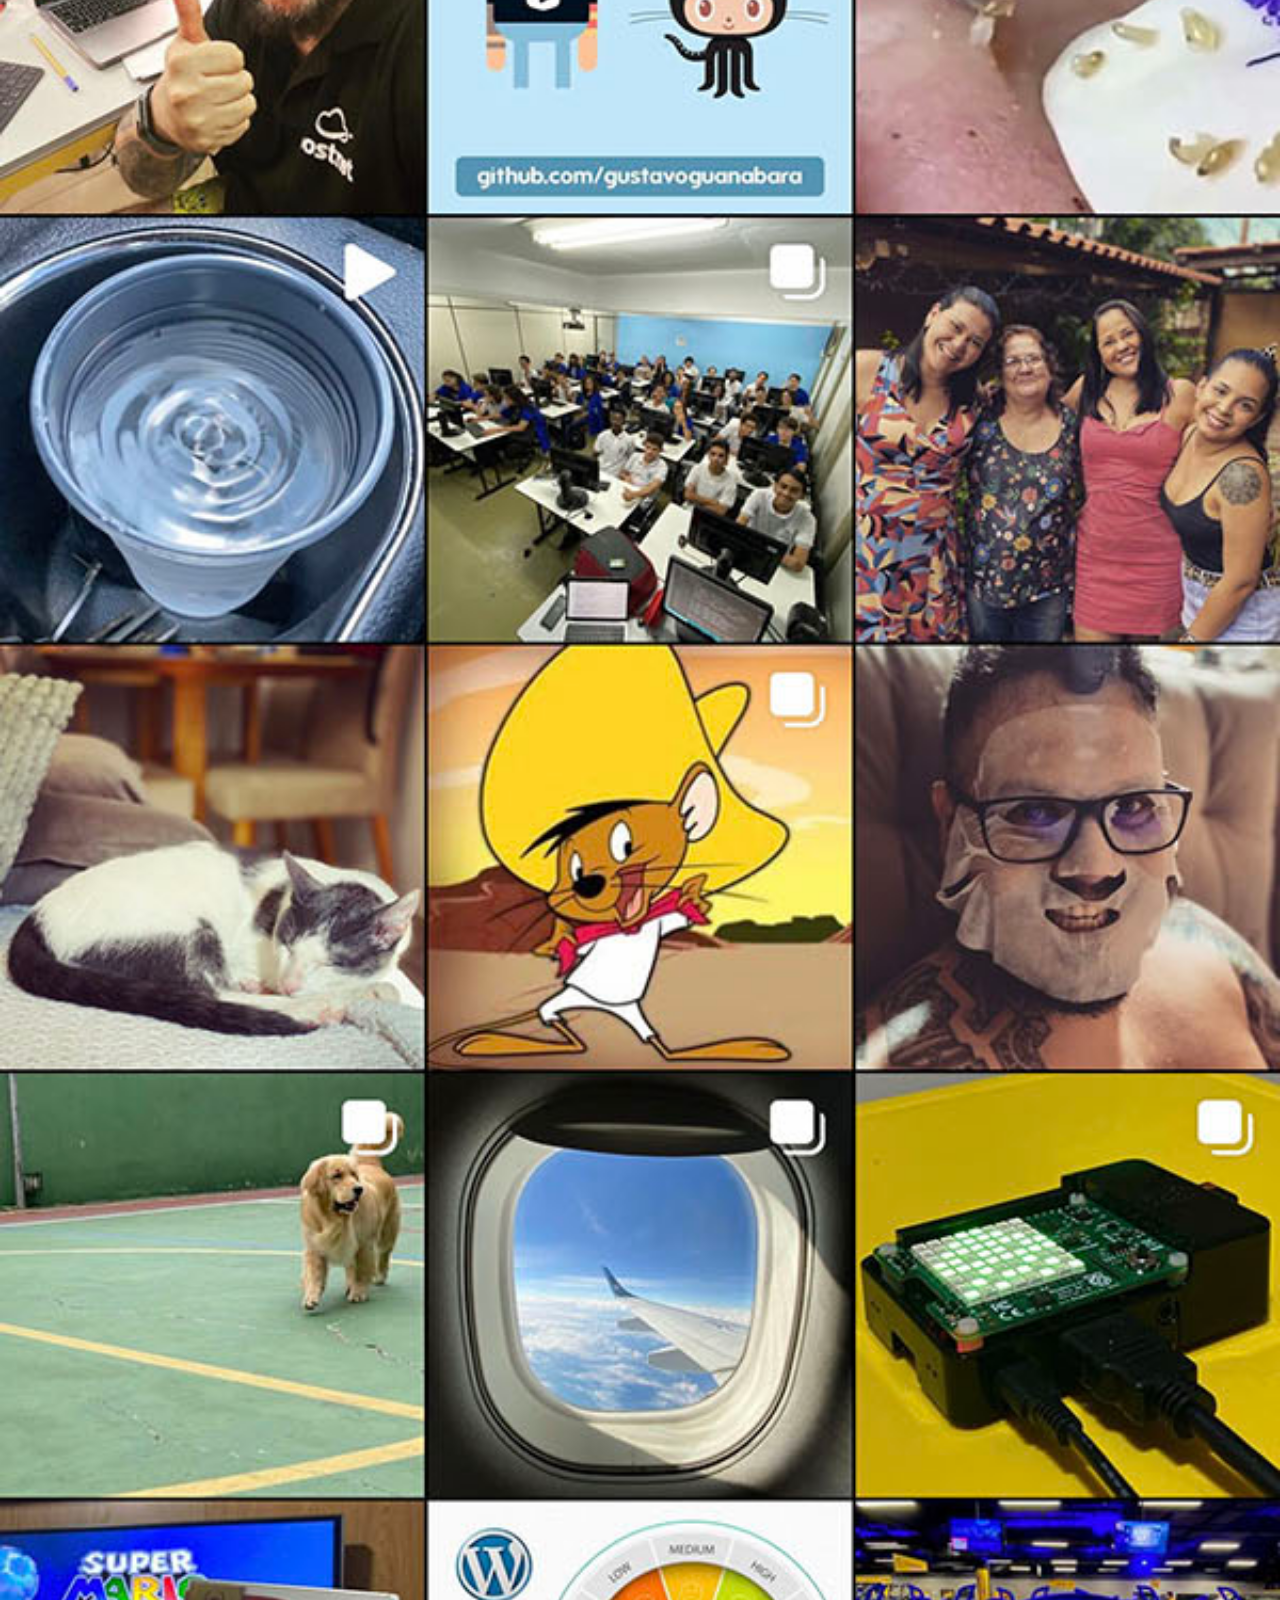
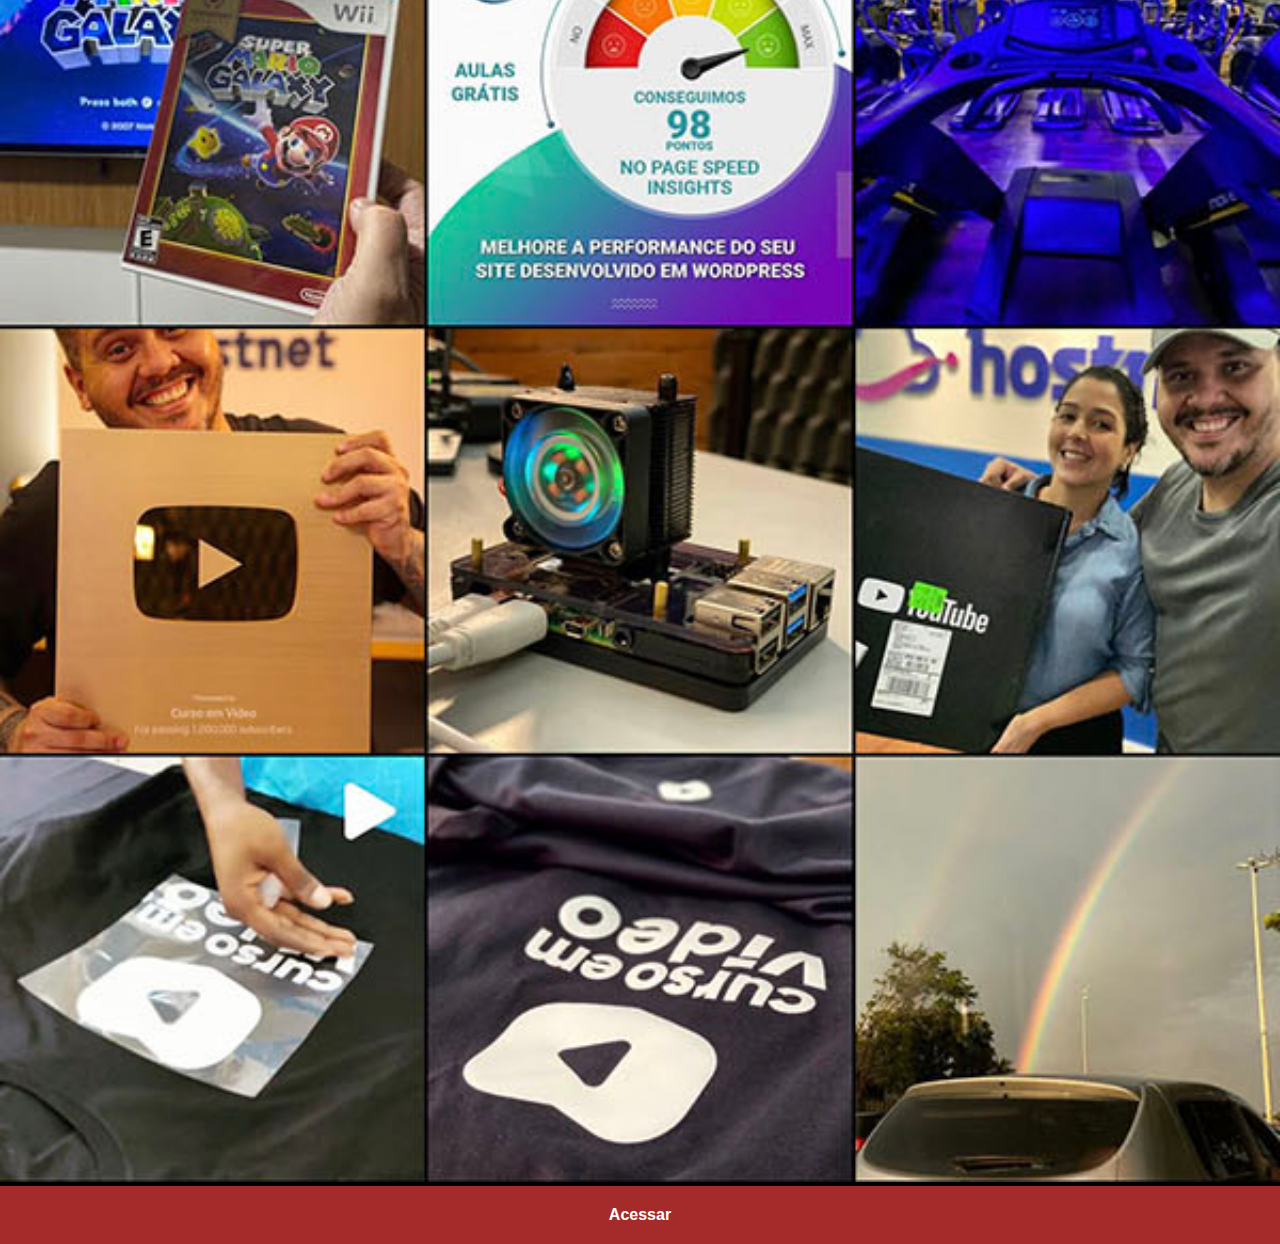
<file: instagram.html>
<!DOCTYPE html>
<html lang="en">
<head>
    <meta charset="UTF-8">
    <meta name="viewport" content="width=device-width, initial-scale=1.0">
    <title>Instagram</title>
</head>
<style>

    *{
        font-family: Arial, Helvetica, sans-serif;
        background-color: black;
        margin: 0px;
        padding: 0px;
    }

    ::-webkit-scrollbar{
        width: 0px;
        height: 0px;
    }
    img{
        width: 100vw;
    }

    a{
       
        background-color: brown;
        font-weight: bolder;
        color: white;padding: 20px;
        text-decoration: none;
        text-align: center;
        display: block;

    }

</style>
<body>

    <img src="imagens/tela-instagram.jpg" alt="">
    <a href="https://www.instagram.com/nando_gomes02/" target="_blank">Acessar</a>
    
    
</body>
</html>
</file>
<file: style/style.css>
@charset "UTF-8";

*{
    margin: 0px;
    padding: 0px;
    font-family: Arial, Helvetica, sans-serif;
}

html, body{
    height: 100vh;
    width: 100vw;
    background-color: black;
   
}

body{
    background: url("../imagens/fundo-madeira.jpg") no-repeat top center;
    background-size: cover;
    background-attachment: fixed;


}

main{
    height: 100vh;
    position: relative;
    
}

section#telefone{
    position: absolute;
    top: 50%;
    left: 50%;
    transform: translate(-50% , -50%);

    height: 627px;
    width: 311px;
    background: url("../imagens/frame-iphone.png") no-repeat;
}

iframe#tela{
    position: relative;
    top: 80px;
    left: 22px;
    width: 267.5px;
    height: 471.5px;
}

section#redes-sociais img{
    width: 50px;
    margin: 10px;
    border-radius: 50%;
    box-shadow: 2px 2px 5px rgba(0, 0, 0, 0.562);

    
}
section#redes-sociais{
    text-align:right ;
}

section#redes-sociais img:hover{
    border: 2px solid rgb(25, 25, 29);
    transform: translate(-3px, -3px);
    box-shadow: 5px 5px rgba(54, 28, 28, 0.527);
    transition: 0.3s;
}
</file>
